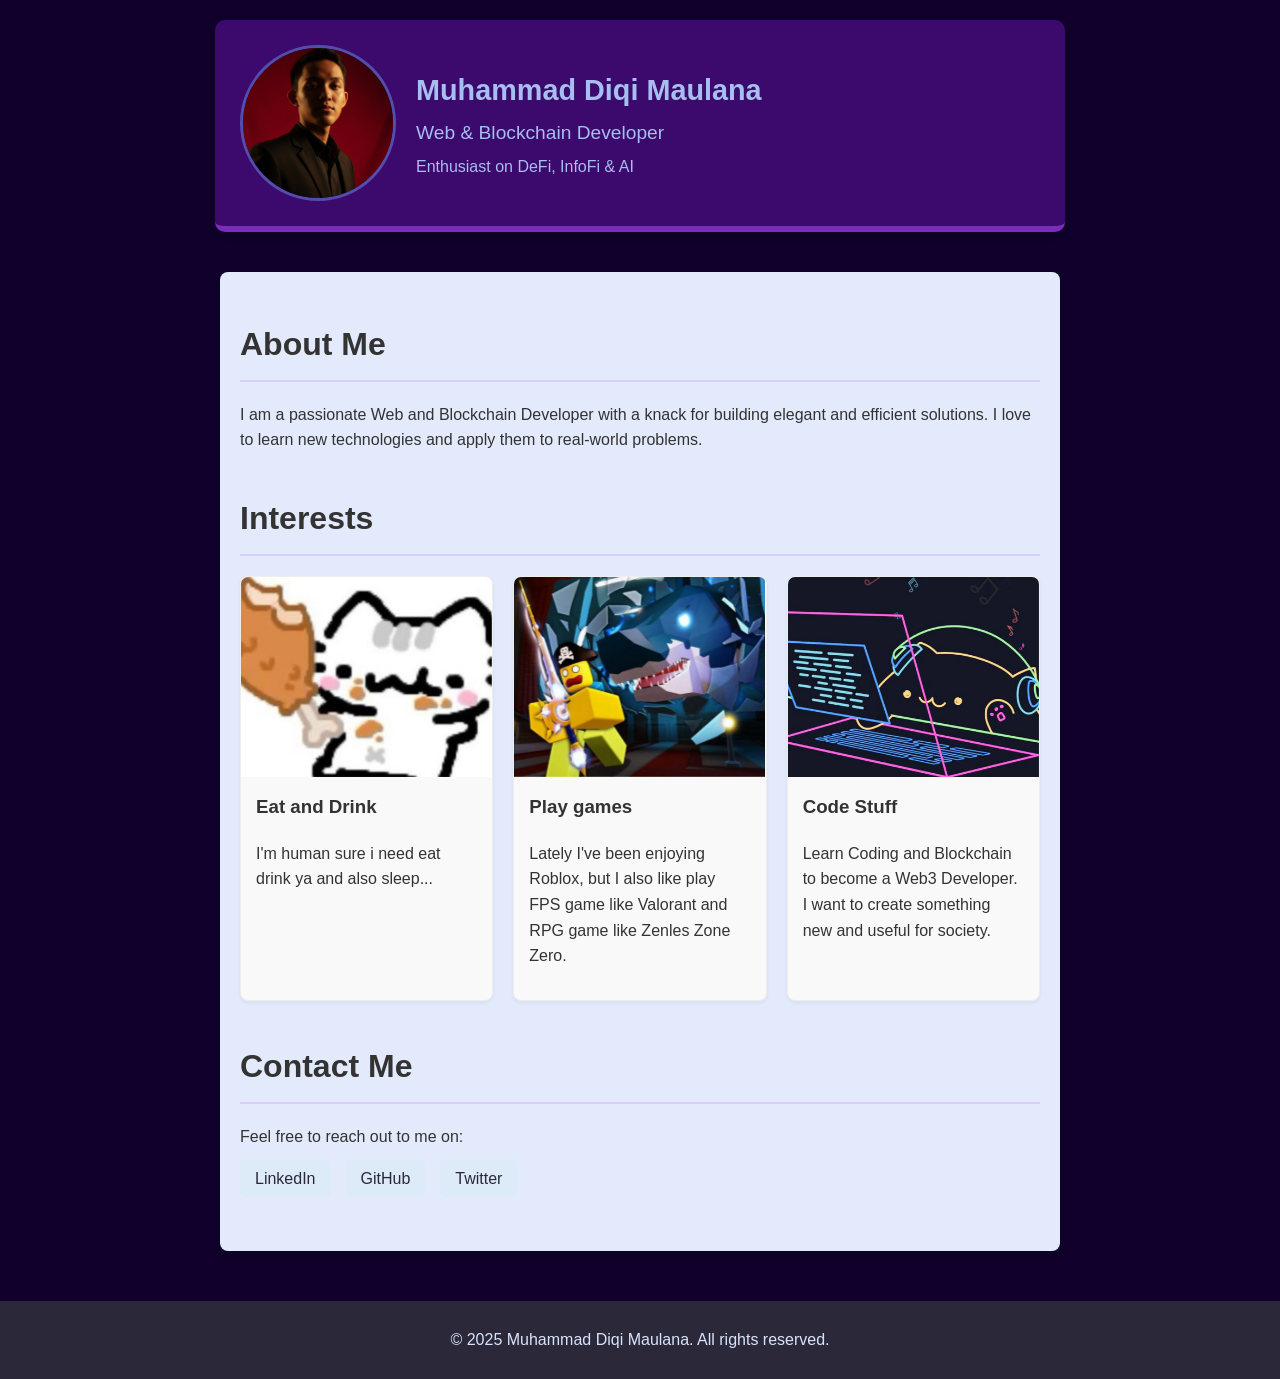
<file: index.html>
<!DOCTYPE html>
<html>

<head>
    <title>Diqi's - Bussines Card</title>
    <link rel="stylesheet" href="index.css">
</head>

<body>
    <header class="card">
        <img src="scr/PP-Formal.jpg" alt="Diqi's Formal Photo" class="avatar border-blue">
        <div> <!-- Misal nya -->
            <h3>Muhammad Diqi Maulana</h3>
            <p>Web & Blockchain Developer</p>
            <h4>Enthusiast on DeFi, InfoFi & AI </h4>
        </div>
    </header>

    <main>
        <section id="about">
            <h2>About Me</h2>
            <p>
                I am a passionate Web and Blockchain Developer with a knack for building elegant and efficient
                solutions. I love to learn new technologies and apply them to real-world problems.
            </p>
        </section>

        <section id="Interests">
            <h2>Interests</h2>
            <div class="Interest-container">
                <div class="interests">
                    <img src="scr/eating-cat-E.jpg" alt="Foto Food landscape">
                    <h3>Eat and Drink</h3>
                    <p>I'm human sure i need eat drink ya and also sleep...</p>
                </div>
                <div class="interests">
                    <img src="scr/fisch-e.jpg" alt="What games i play">
                    <h3>Play games</h3>
                    <p>Lately I've been enjoying Roblox, but I also 
                        like play FPS game like Valorant and RPG game like Zenles Zone Zero.
                    </p>
                </div>
                <div class="interests">
                    <img src="scr/cat-coding-E.jpg" alt="Code Stuff">
                    <h3>Code Stuff</h3>
                    <p>Learn Coding and Blockchain to become a Web3 Developer.
                        I want to create something new and useful for society.
                    </p>
                </div>
            </div>
        </section>

        <section id="contact">
            <h2>Contact Me</h2>
            <p>Feel free to reach out to me on:</p>
            <ul class="social-links">
                <li><a href="https://www.linkedin.com/in/muhammad-diqi-maulana-669a7a2b6/" target="_blank">LinkedIn</a></li>
                <li><a href="https://github.com/zDiqim7" target="_blank">GitHub</a></li>
                <li><a href="https://x.com/Kaedara7zC" target="_blank">Twitter</a></li>
            </ul>
        </section>
    </main>

    <footer>
        <p>&copy; 2025 Muhammad Diqi Maulana. All rights reserved.</p>
    </footer>
</body>

</html>
</file>
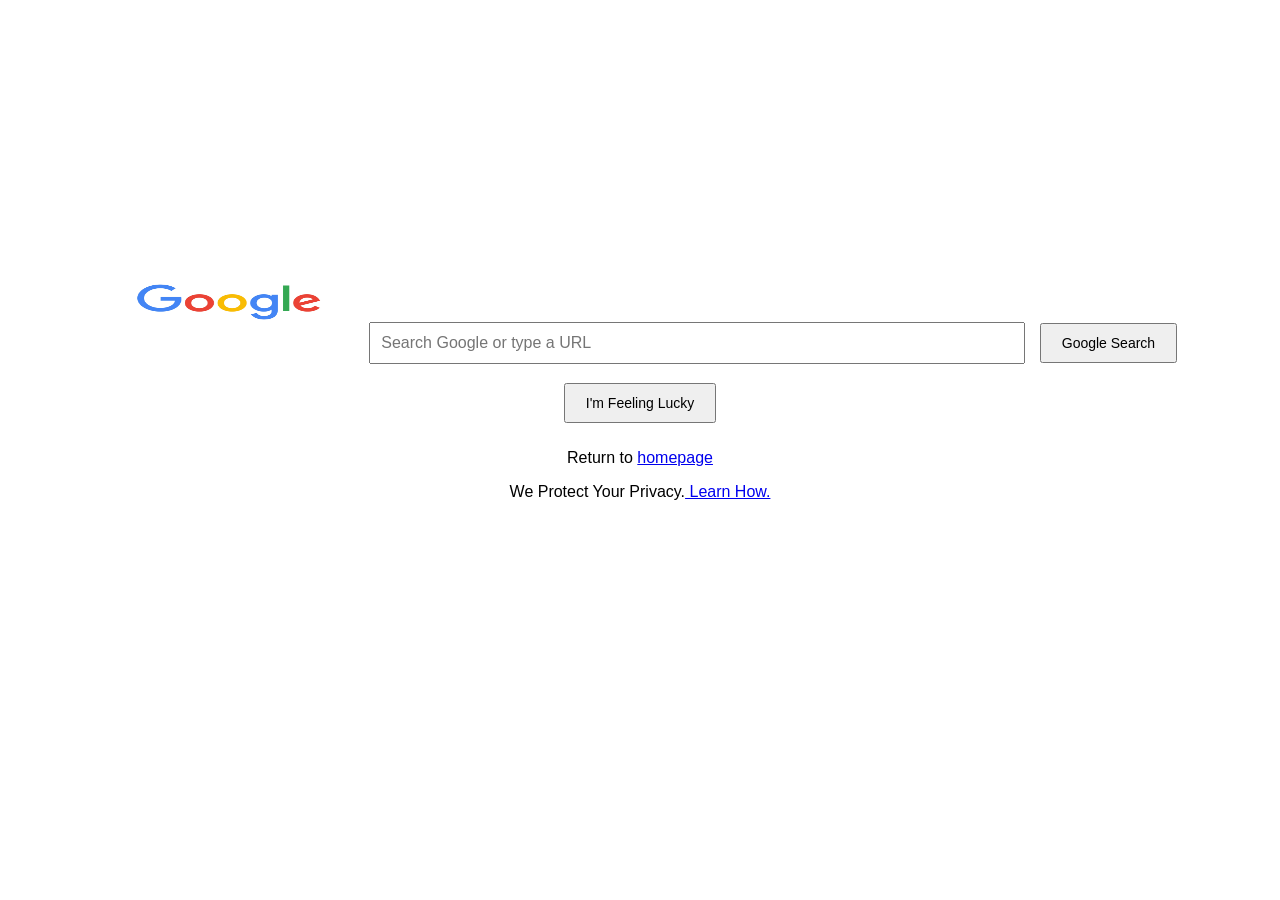
<file: Lets-Build-Google/index.html>
<!DOCTYPE html>
<html lang="en">
<head>
    <meta charset="UTF-8">
    <meta name="viewport" content="width=device-width, initial-scale=1.0">
    <title>Google.Com</title>
    <style>
        body {
            text-align: center;
            margin-top: 20%;
            font-family: Arial, sans-serif;
        }
        img {
            width: 272px;
            height: 92px;
        }
        input[type="text"] {
            width: 50%;
            padding: 10px;
            font-size: 16px;
            margin-top: 20px;
        }
        .google-search-button, .google-feeling-lucky-button {
            padding: 10px 20px;
            font-size: 14px;
            margin: 10px;
            cursor: pointer;
        }
    </style>
</head>
<body>
    <img src="google-img.png">
    <input type="text" placeholder="Search Google or type a URL">
    <button class="google-search-button">Google Search</button>
    <button class="google-feeling-lucky-button">I'm Feeling Lucky</button>
    <p>Return to <a href="work.html"> homepage</a></p>
    <p>We Protect Your Privacy.<a href="blog.html"> Learn How.</a></p>
</body>
</html>
</file>
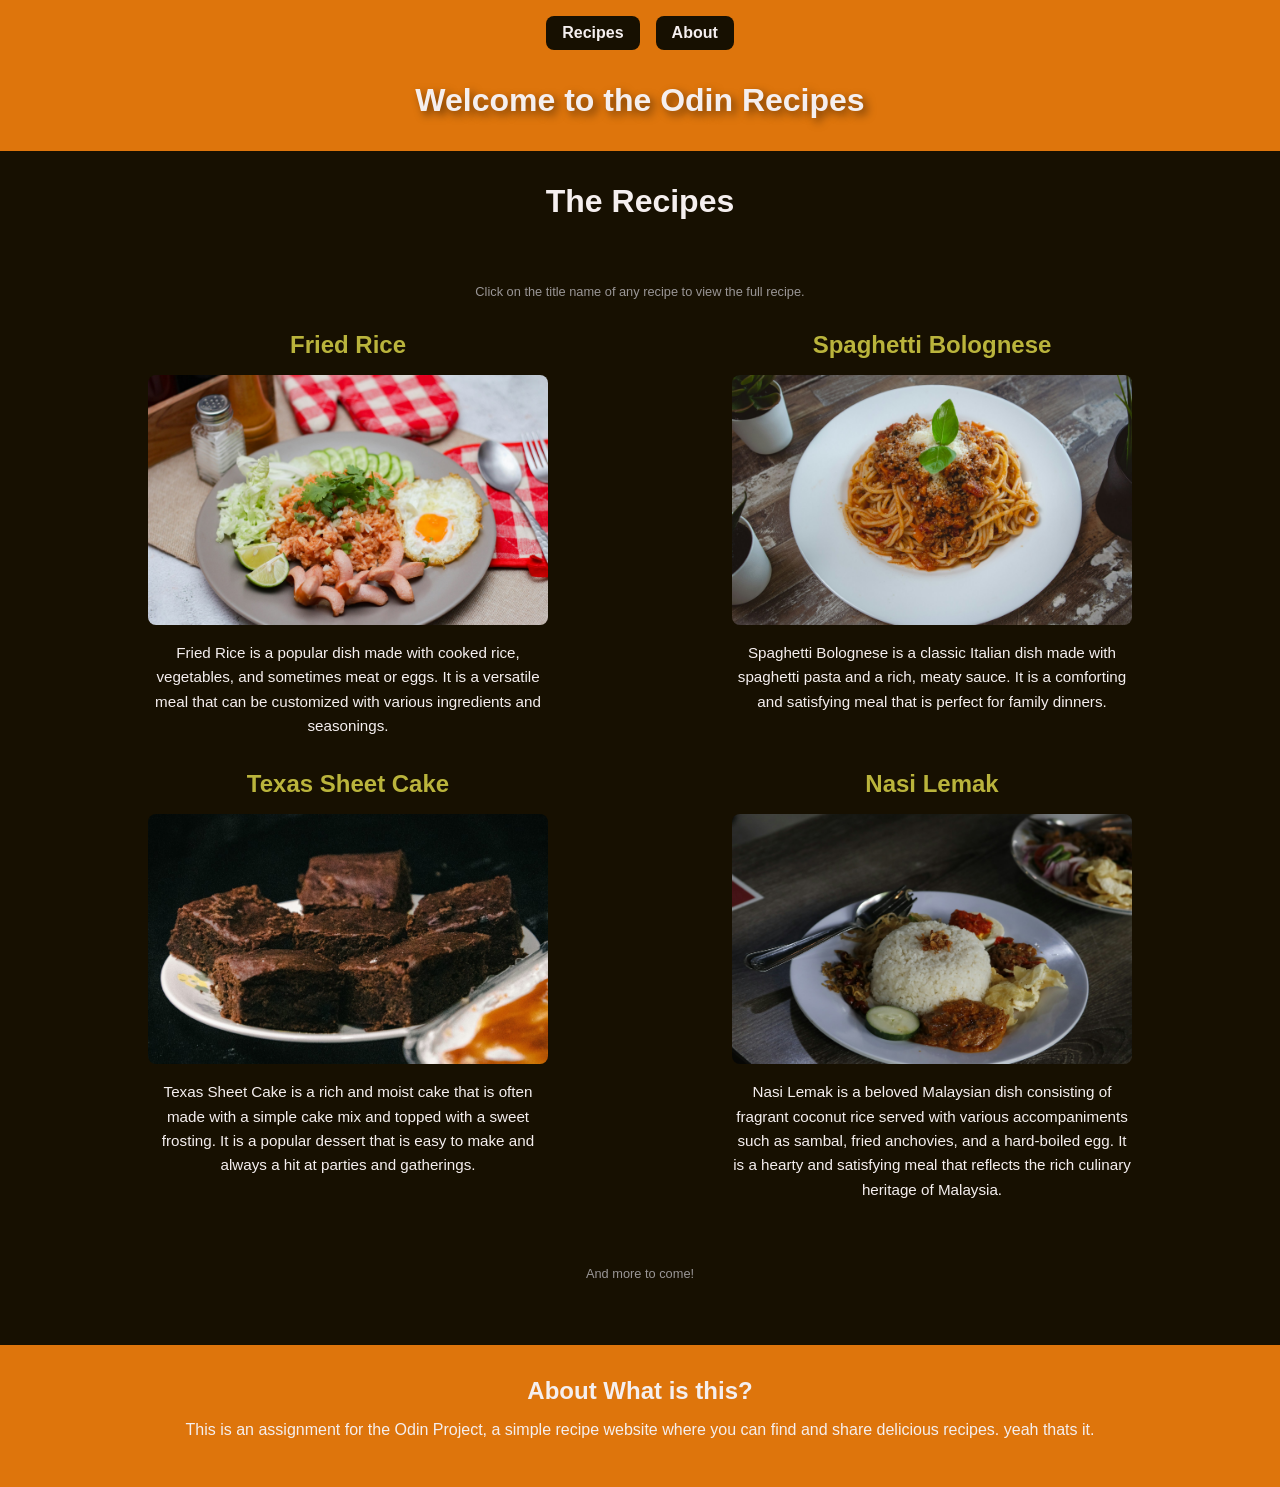
<file: odin-recipes/index.html>
<!DOCTYPE html>
<html lang="en">
<head>
  <meta charset="UTF-8">
  <meta name="viewport" content="width=device-width, initial-scale=1.0">
  <title>Odin Recipes</title>
  <link rel="stylesheet" href="style.css">
</head>
<body>
  <div class="nav" id="home">
    <div class="nav-links">
      <a href="#recipes">Recipes</a>
      <a href="#about">About</a>
    </div>
    <div class="nav-title">
      <h1>Welcome to the <span>Odin Recipes</span></h1>
    </div>
  </div>

  <div class="content" id="recipes">
    <h2>The Recipes</h2>
    <p class="tambahan">Click on the title name of any recipe to view the full recipe.</p>
    <div class="recipes-container">
      <div class="content-cards">
        <h3><a href="recipes/recipe-1.html">Fried Rice</a></h3>
        <img src="./img/r-1.jpg" alt="Fried Rice">
        <p>Fried Rice is a popular dish made with cooked rice, vegetables, and sometimes meat or eggs. It is a versatile meal that can be customized with various ingredients and seasonings.</p>
      </div>
      <div class="content-cards">
        <h3><a href="recipes/recipe-2.html">Spaghetti Bolognese</a></h3>
        <img src="./img/r-2.jpg" alt="Spaghetti Bolognese">
        <p>Spaghetti Bolognese is a classic Italian dish made with spaghetti pasta and a rich, meaty sauce. It is a comforting and satisfying meal that is perfect for family dinners.</p>
      </div>
      <div class="content-cards">
        <h3><a href="recipes/recipe-3.html">Texas Sheet Cake</a></h3>
        <img src="img/r-3.jpg" alt="Texas Sheet Cake">
        <p>Texas Sheet Cake is a rich and moist cake that is often made with a simple cake mix and topped with a sweet frosting. It is a popular dessert that is easy to make and always a hit at parties and gatherings.</p>
      </div>
      <div class="content-cards">
        <h3><a href="recipes/recipe-4.html">Nasi Lemak</a></h3>
        <img src="img/r-4.jpg" alt="Nasi Lemak">
        <p>Nasi Lemak is a beloved Malaysian dish consisting of fragrant coconut rice served with various accompaniments such as sambal, fried anchovies, and a hard-boiled egg. It is a hearty and satisfying meal that reflects the rich culinary heritage of Malaysia.</p>
      </div>
    </div>
    <p class="tambahan">And more to come!</p>
  </div>

  <div class="about" id="about">
    <h2>About What is this?</h2>
    <p>This is an assignment for the Odin Project, a simple recipe website where you can find and share delicious recipes.
      yeah thats it.</p>
  </div>
</body>
</html>
</file>
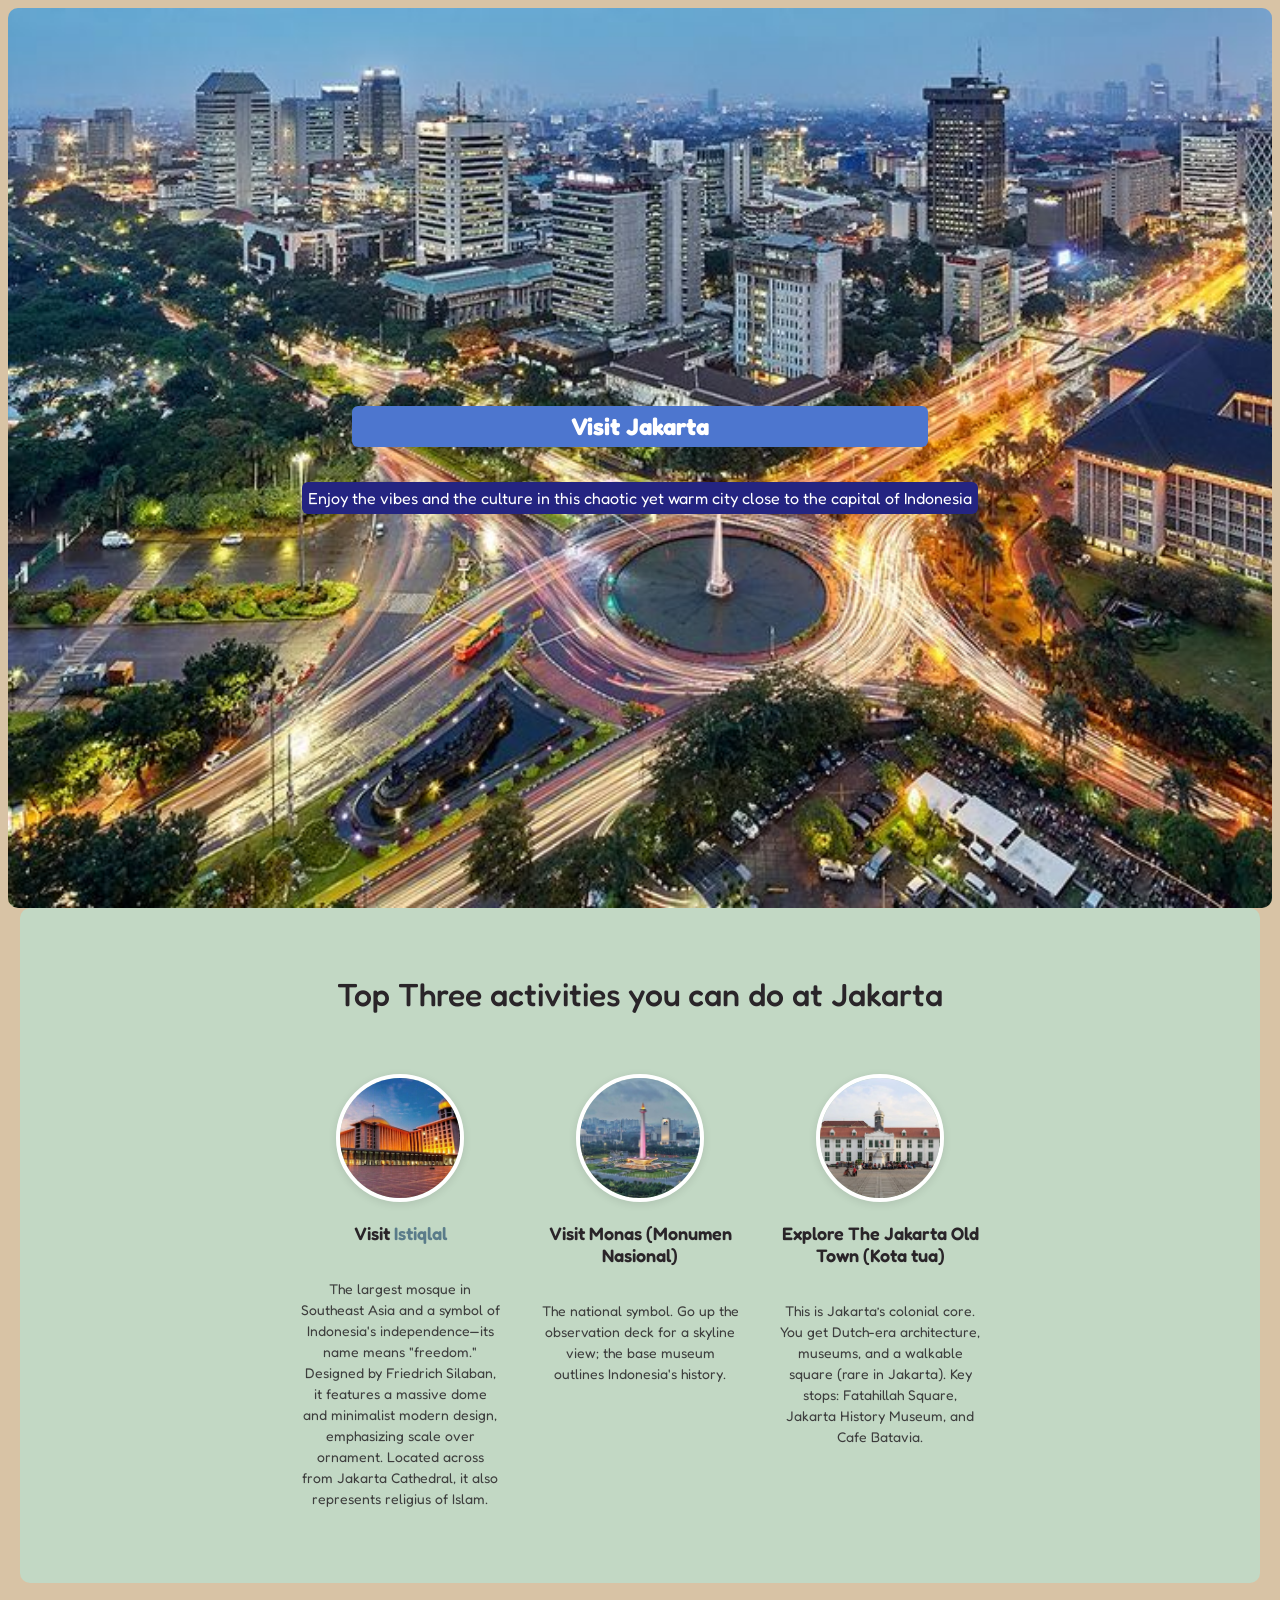
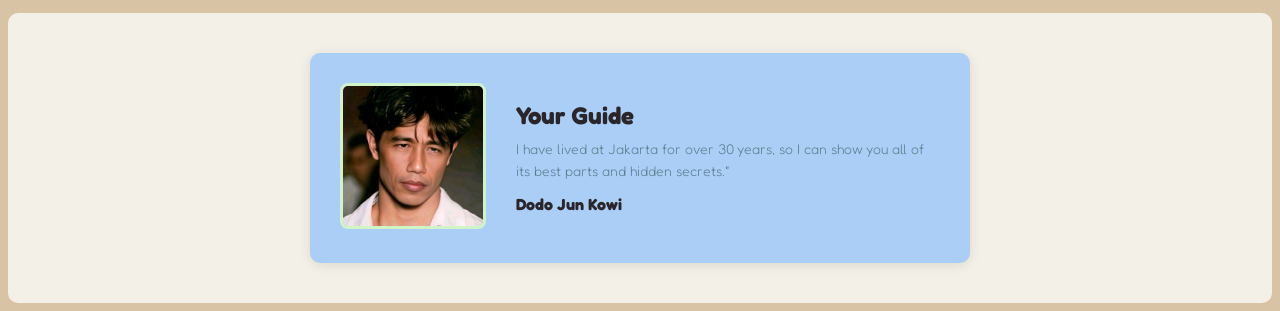
<file: hometown/hometown.html>
<!DOCTYPE html>
<html lang="en">
<head>
    <meta charset="UTF-8">
    <meta name="viewport" content="width=device-width, initial-scale=1.0">
    <link rel="preconnect" href="https://fonts.googleapis.com">
    <link rel="preconnect" href="https://fonts.gstatic.com" crossorigin>
    <link href="https://fonts.googleapis.com/css2?family=DynaPuff:wght@400..700&family=Fredoka:wght@300..700&family=Happy+Monkey&family=Pangolin&display=swap" rel="stylesheet">
    <title>Jakarta City</title>
    <link rel="stylesheet" href="index.css">
</head>
<body>
    <section class="hero" id="hero">
        <div class="hero-text">
            <h1>Visit Jakarta</h1>
            <p>Enjoy the vibes and the culture in this chaotic yet warm city close to the capital of Indonesia</p>
        </div>
    </section>

    <section class="main">
        <h1 id="title">Top Three activities you can do at Jakarta</h1>
        <div class="activities">
            <div class="activity" id="activity-1">
                <img src="images/istiqlal.jpg" alt="Masjid Istiqlal">
                <h4>Visit <a href="https://www.istiqlal.or.id/">Istiqlal</a></h4>
                <p>The largest mosque in Southeast Asia and a symbol of Indonesia's independence—its name means "freedom." Designed by Friedrich Silaban, it features a massive dome and minimalist modern design, emphasizing scale over ornament. Located across from Jakarta Cathedral, it also represents religius of Islam.</p>
            </div>
            <div class="activity" id="activity-2">
                <img src="images/monas.jpg" alt="Monas">
                <h4>Visit Monas (Monumen Nasional)</h4>
                <p>The national symbol. Go up the observation deck for a skyline view; the base museum outlines Indonesia's history.</p>
            </div>
            <div class="activity" id="activity-3">
                <img src="images/kota-tua.jpg" alt="Old Town">
                <h4>Explore The Jakarta Old Town (Kota tua)</h4>
                <p>This is Jakarta’s colonial core. You get Dutch-era architecture, museums, and a walkable square (rare in Jakarta). Key stops: Fatahillah Square, Jakarta History Museum, and Cafe Batavia.</p>
            </div>
        </div>
    </section>

    <section class="footer">
        <div class="box">
            <div class="guide-pp">
                <img src="images/pria-solo.jpg" alt="RATAPAN SOLO">
            </div>
            <div id="semua-text">
               <h2 id="text1">Your Guide</h2>
               <p id="text2" style="font-weight: lighter;">I have lived at Jakarta for over 30 years, so I can show you all of its best parts and hidden secrets."</p>
               <p id="text3" style="font-weight: bold;">Dodo Jun Kowi</p>
            </div>
        </div> 
    </section>

    <footer></footer>
</body>
</html>

<!--  figcaption-->
</file>
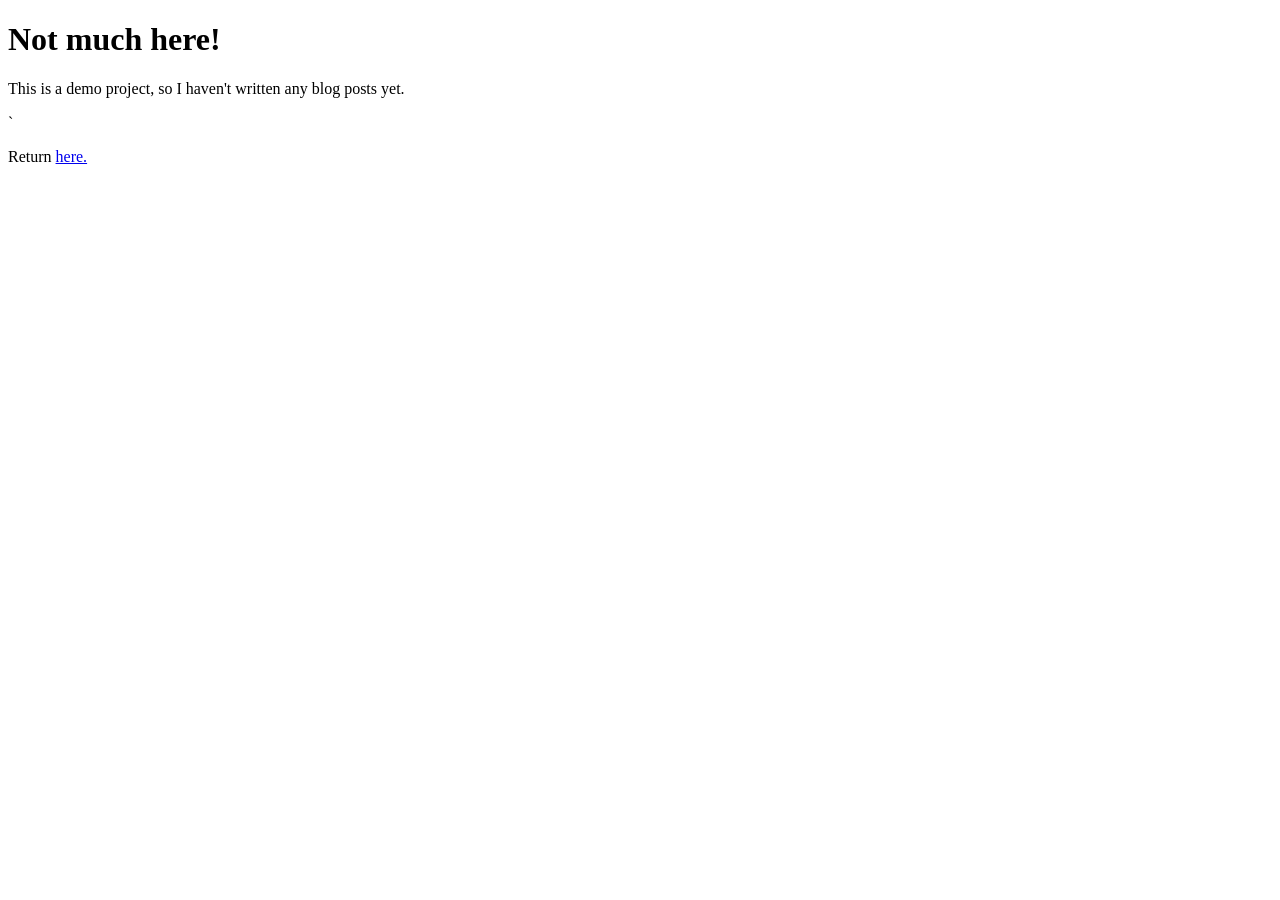
<file: Lets-Build-Google/blog.html>
<!DOCTYPE html>
<html>
<head></head>
 <body>
   <h1>Not much here!</h1>
   <p>This is a demo project, so I haven't written any blog posts yet.</p>`
   <p>Return <a href="index.html"> here.</a></p>
 </body>
</html>
</file>
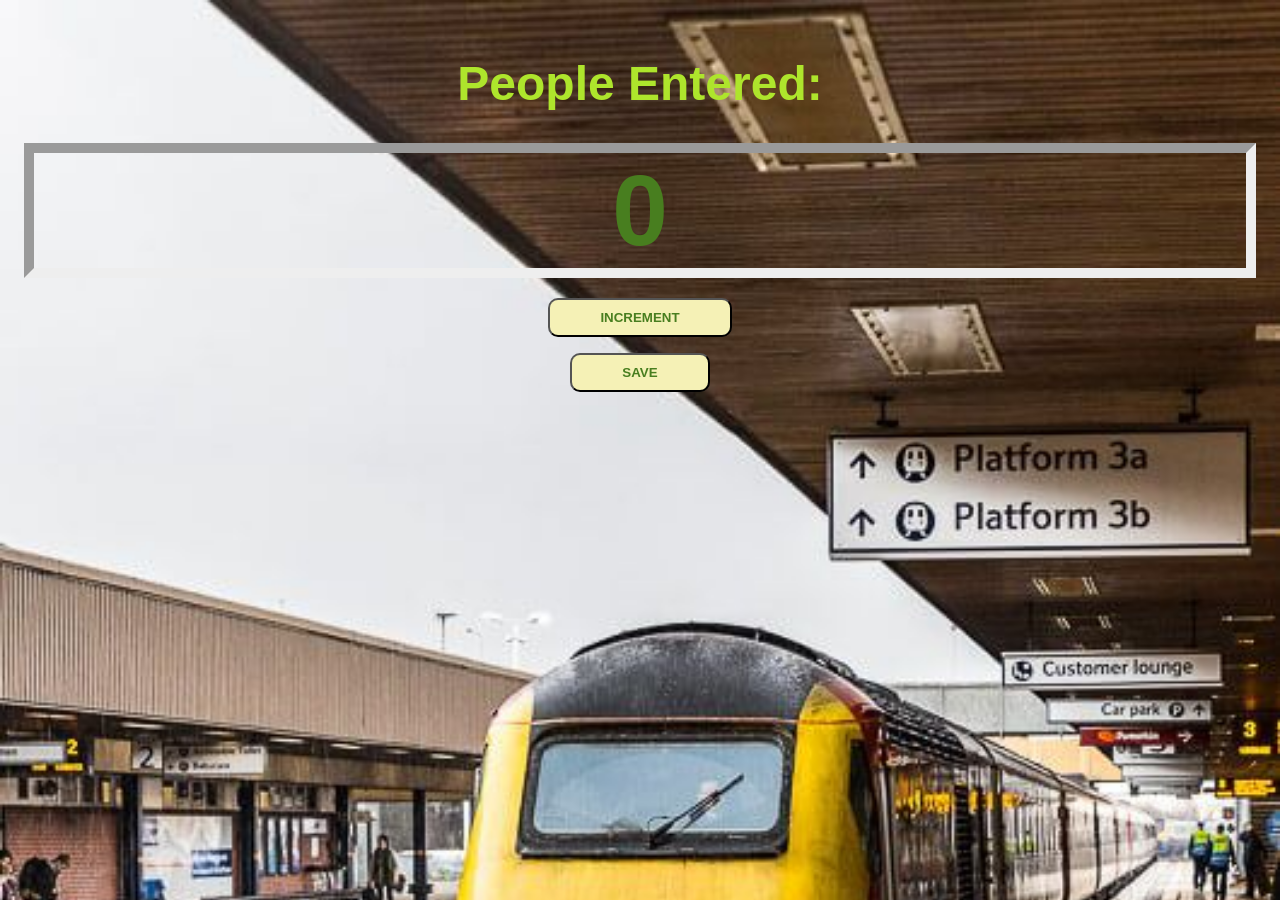
<file: passenger-counter/enter-page.html>
<!DOCTYPE html>
<html lang="en">
<head>
    <meta charset="UTF-8">
    <meta name="viewport" content="width=device-width, initial-scale=1.0">
    <title>Passenger Counter</title>
    <link rel="stylesheet" href="enter-page.css">

</html>
<body>
    <div class="wrapper">
        <h1>People Entered:</h1>
        <h2 id="count-el">0</h2>
        <button id="increment-btn" onclick="increment()">INCREMENT</btn>
        <button id="save-btn" onclick="save()">SAVE</button>    
        <script src="index.js"></script>
    </div>
</body>
</html>
</file>
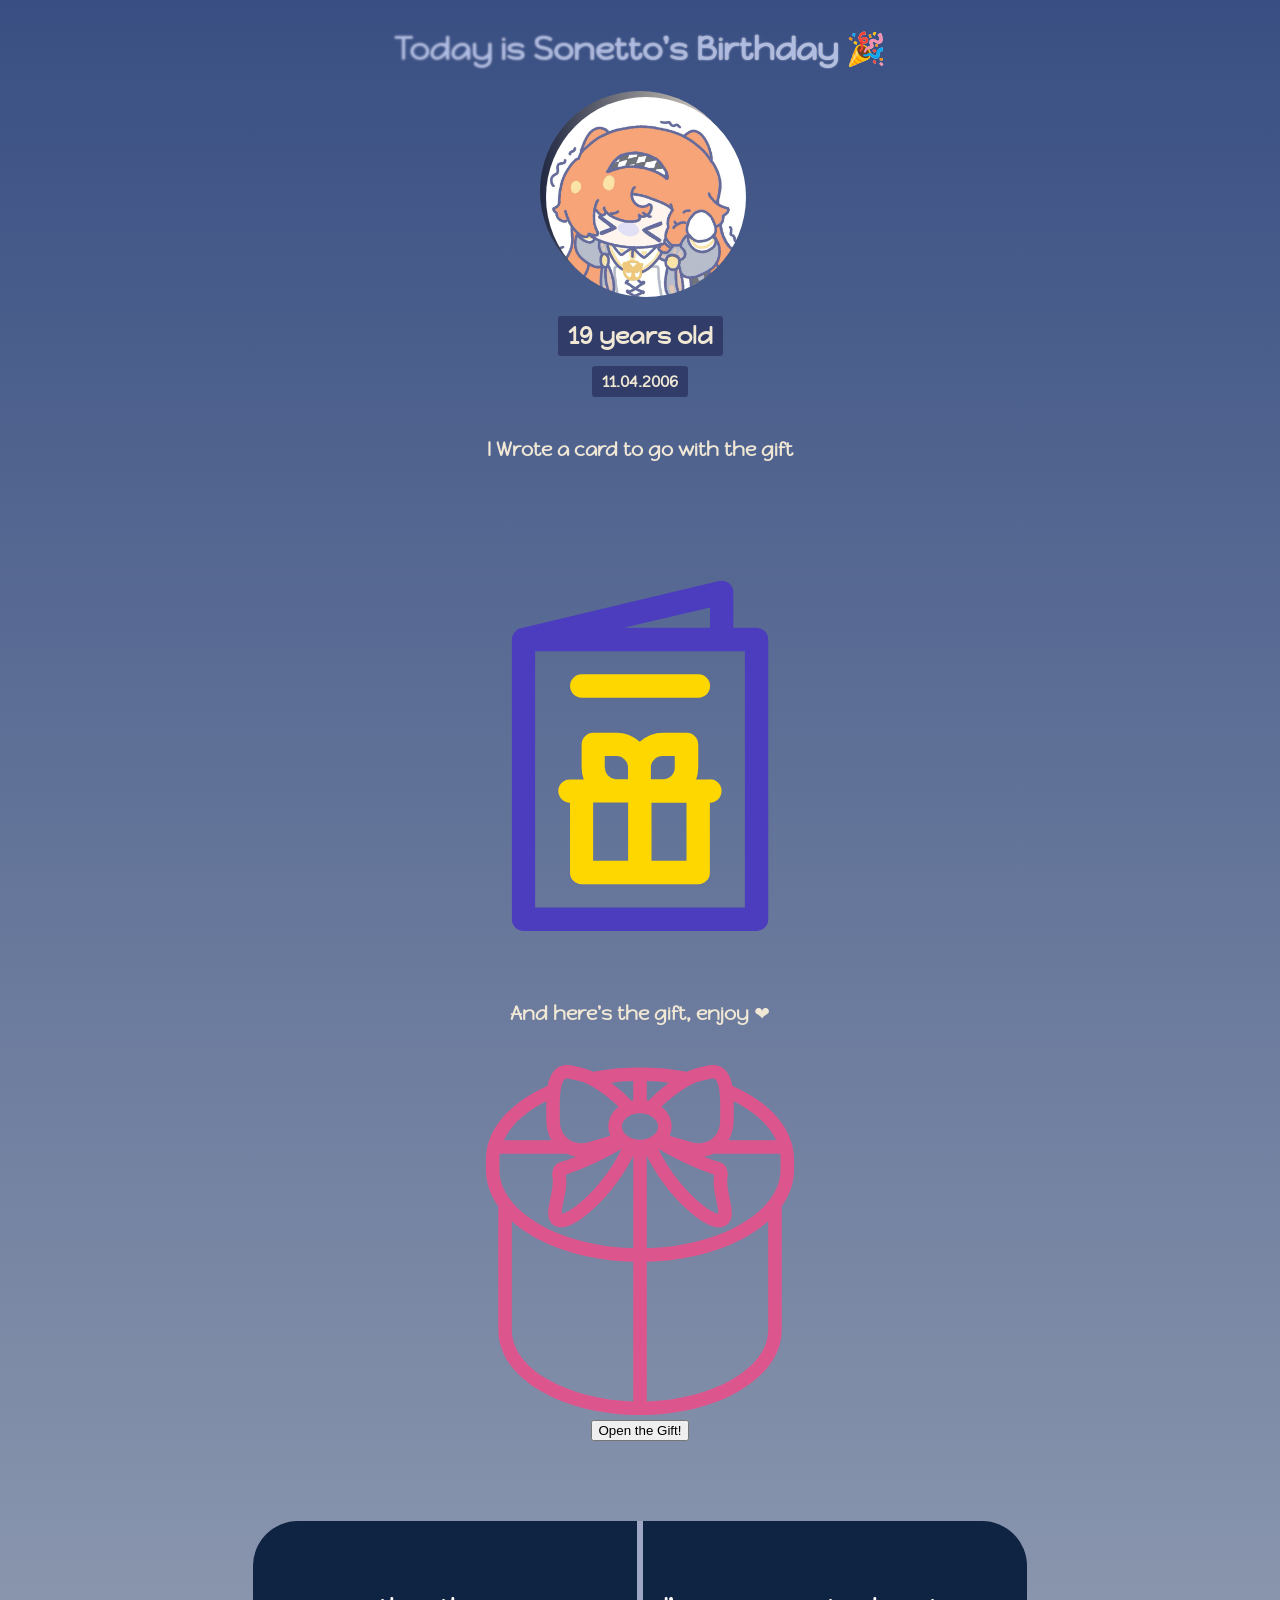
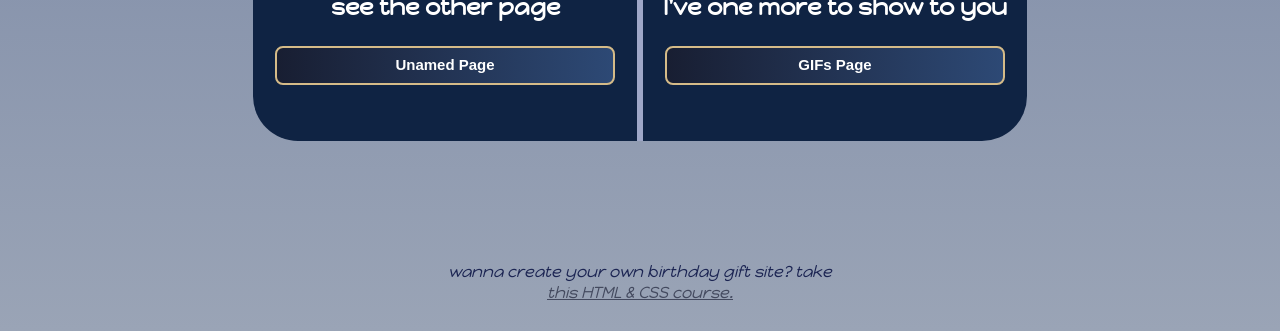
<file: space-exploration/birthday.html>
<!DOCTYPE html>
<html lang="en">

<head>
   <meta charset="UTF-8">
   <title>Birthday Gift Site</title>
   <link rel="preconnect" href="https://fonts.googleapis.com">
   <link rel="preconnect" href="https://fonts.gstatic.com" crossorigin>
   <link href="https://fonts.googleapis.com/css2?family=Happy+Monkey&display=swap" rel="stylesheet">
   <link rel="stylesheet" href="css/bthdy.css">
   <script src="https://code.jquery.com/jquery-3.7.1.min.js" defer></script>
   <script src="script.js" defer></script>
</head>

<body>
   <div id="header">
      <h1 class="gradient"> Today is Sonetto's Birthday <span class="emoji">🎉</span></h1>
      <div class="gradient-border">
         <img src="src/sonetto.jpg" class="sonetto-pp" alt="Sonetto Birthday Picture">
      </div>
      <h2 id="bday-age"> 19 years old </h2>
      <h4 id="bday-date"> 11.04.2006 </h4>
   </div>

   <h3> I Wrote a card to go with the gift </h3>

   <div class="card-wrapper" id="card-wrapper">
      <svg id="card-svg-element" class="card-svg" viewBox="0 0 32 32" aria-hidden="true"
         xmlns="http://www.w3.org/2000/svg">
         <path class="card-body"
            d="M25.33,5.74H23.47V2.94A.93.93,0,0,0,22.32,2L6.46,5.77l-.07,0-.17.08L6.07,6a1.15,1.15,0,0,0-.22.28,1.11,1.11,0,0,0-.1.35s0,0,0,.08V29.06a.93.93,0,0,0,.93.93H25.33a.93.93,0,0,0,.93-.93V6.67A.93.93,0,0,0,25.33,5.74Zm-3.73,0H14.71L21.6,4.12Zm2.79,22.38H7.61V7.61H24.39Z" />
         <path class="card-ribbon"
            d="M21.59,17.87h-1.1a2.76,2.76,0,0,0,.17-.93V15.07a.93.93,0,0,0-.93-.93H17.85a2.78,2.78,0,0,0-1.87.73,2.78,2.78,0,0,0-1.87-.73H12.26a.93.93,0,0,0-.93.93v1.87a2.76,2.76,0,0,0,.17.93h-1.1a.93.93,0,0,0,0,1.87h0v5.59a.93.93,0,0,0,.93.93h9.33a.93.93,0,0,0,.93-.93V19.73h0a.93.93,0,1,0,0-1.87ZM17.85,16h.93v.93a.93.93,0,0,1-.91.93h-1v-.93A.93.93,0,0,1,17.85,16Zm-4.67.93V16h.93a.93.93,0,0,1,.93.93v.93h-1A.93.93,0,0,1,13.19,16.94Zm-.93,2.79h2.8v4.66h-2.8Zm7.47,4.66h-2.8V19.74h2.8Z" />
         <path class="card-line" d="M11.34,11.33h9.33a.93.93,0,0,0,0-1.87H11.34a.93.93,0,1,0,0,1.87Z" />
      </svg>
   </div>
   <!-- Celebration Overlay -->
   <div id="celebration-overlay" class="hidden">
      <div class="celebration-content">
         <h2>Happy Birthday Sonetto!</h2>
         <p>Wishing you a day filled with love, joy, and unforgettable moments.</p>
         <p>May this year bring you endless happiness and success. Enjoy your special day to the fullest!</p>
         <p class="click-hint"> >< </p>
      </div>
   </div>

   <h3>And here's the gift, enjoy ❤️</h3>

   <div class="gift-wrapper">
      <svg class="#cd5678" fill="#dc568d" height="350px" width="350px" version="1.1" id="Capa_1"
         xmlns="http://www.w3.org/2000/svg" xmlns:xlink="http://www.w3.org/1999/xlink" viewBox="0 0 388.424 388.424"
         xml:space="preserve">
         <path
            d="M313.564,31.508c-5.368-3.108-11.036-5.974-16.953-8.604c-1.491-7.865-4.276-14.58-9.437-18.76
            c-3.282-2.658-9.001-5.424-17.672-3.497l-11.419,2.611c-3.575,0.811-7.542,2.308-11.702,4.304
            c-16.647-3.141-34.199-4.781-52.17-4.781c-17.97,0-35.521,1.64-52.167,4.781c-4.157-1.995-8.121-3.49-11.692-4.3l-11.476-2.624
            c-8.624-1.916-14.346,0.848-17.628,3.507c-5.161,4.18-7.946,10.895-9.437,18.76c-5.917,2.63-11.585,5.496-16.953,8.604
            c-33.289,19.271-51.623,45.34-51.623,73.405v11.359c0,14.239,4.728,27.962,13.726,40.547v137.417
            c0,25.943,16.906,50.018,47.604,67.788c29.408,17.023,68.348,26.399,109.646,26.399s80.238-9.376,109.646-26.399
            c30.697-17.771,47.604-41.845,47.604-67.788V156.819c8.998-12.584,13.726-26.307,13.726-40.547v-11.359
            C365.187,76.848,346.853,50.778,313.564,31.508z M306.049,44.489c19.197,11.112,32.565,24.492,39.243,38.924h-52.865
            c3.757-6.329,5.753-13.858,5.753-22.094v-0.794c0-2.008,0.021-4.116,0.041-6.286c0.044-4.584,0.087-9.314-0.026-13.986
            C300.882,41.608,303.506,43.017,306.049,44.489z M279.006,150.898c0.957,4.536,2.34,11.098,2.139,14.09
            c-0.049-0.004-0.1-0.007-0.152-0.012c-4.697-0.388-18.842-8.406-36.797-28.274c-12.636-13.981-22.835-29.189-29.367-43.539
            c0.5,0.301,1.009,0.604,1.522,0.909c4.74,2.819,11.103,6.263,17.914,9.695c7.708,3.885,26.598,13.061,42.354,17.948
            C274.819,131.041,277.04,141.573,279.006,150.898z M111.805,121.716c15.758-4.888,34.646-14.063,42.354-17.948
            c6.812-3.433,13.174-6.876,17.914-9.695c0.514-0.306,1.022-0.608,1.522-0.909c-6.532,14.35-16.731,29.558-29.367,43.539
            c-17.955,19.868-32.1,27.887-36.806,28.275c-0.05,0.004-0.098,0.008-0.144,0.011c-0.201-2.992,1.182-9.554,2.139-14.09
            C111.384,141.573,113.604,131.041,111.805,121.716z M174.097,68.196c0-7.955,9.212-14.676,20.115-14.676s20.115,6.721,20.115,14.676
            s-9.212,14.676-20.115,14.676S174.097,76.151,174.097,68.196z M272.803,15.28c3.364-0.749,4.502,0.173,4.931,0.521
            c5.81,4.705,5.608,25.732,5.488,38.295c-0.021,2.22-0.042,4.376-0.042,6.43v0.794c0,8.64-3.188,15.941-8.978,20.559
            c-5.709,4.553-13.394,6.048-21.666,4.219l-25.418-7.547c1.426-3.226,2.209-6.713,2.209-10.354c0-8.606-4.361-16.364-11.309-21.79
            c12.318-12.209,31.435-25.808,43.396-28.522L272.803,15.28z M226.558,19.686c-8.482,6.182-16.561,13.281-22.749,19.971
            c-0.691-0.166-1.39-0.317-2.097-0.448V17.883C210.14,18.107,218.438,18.72,226.558,19.686z M186.712,17.883v21.326
            c-0.708,0.131-1.406,0.281-2.097,0.448c-6.188-6.69-14.266-13.789-22.748-19.971C169.987,18.72,178.285,18.107,186.712,17.883z
            M110.69,15.801c0.429-0.347,1.566-1.269,4.887-0.53l11.443,2.617c11.953,2.712,31.067,16.31,43.385,28.519
            c-6.948,5.426-11.309,13.184-11.309,21.79c0,3.644,0.785,7.135,2.213,10.362l-25.422,7.538c-8.271,1.828-15.957,0.335-21.666-4.219
            c-5.789-4.617-8.978-11.919-8.978-20.559v-0.794c0-2.054-0.021-4.21-0.042-6.43C105.082,41.533,104.881,20.506,110.69,15.801z
            M82.375,44.489c2.543-1.472,5.166-2.881,7.854-4.236c-0.114,4.671-0.07,9.402-0.026,13.986c0.021,2.17,0.041,4.278,0.041,6.286
            v0.794c0,8.235,1.996,15.765,5.753,22.094H43.132C49.81,68.981,63.178,55.601,82.375,44.489z M186.712,373.311
            c-35.869-1.045-69.234-9.567-94.632-24.268c-25.87-14.977-40.118-34.44-40.118-54.807V173.318
            c6.582,5.857,14.227,11.341,22.897,16.36c30.215,17.491,69.691,27.557,111.853,28.627V373.311z M82.375,176.696
            c-28.464-16.477-44.139-37.936-44.139-60.424v-11.359c0-2.178,0.151-4.345,0.442-6.5h74.069c3.33,1.511,6.872,2.549,10.575,3.064
            c-6.598,2.746-12.991,5.109-18.471,6.656c-6.947,1.962-8.842,11.582-7.868,15.975c1.41,6.365-0.53,15.572-2.243,23.696
            c-2.408,11.425-4.489,21.293,1.191,27.727c1.855,2.103,5.212,4.473,10.898,4.473c0.587,0,1.197-0.024,1.834-0.078
            c13.321-1.099,32.854-17.854,46.693-33.166c13.302-14.719,24.148-30.849,31.354-46.315v102.858
            C147.174,202.251,110.364,192.899,82.375,176.696z M336.462,294.236c0,20.366-14.248,39.83-40.118,54.807
            c-25.398,14.702-58.763,23.224-94.632,24.268V218.304c42.161-1.07,81.637-11.136,111.853-28.627
            c8.67-5.019,16.316-10.503,22.897-16.36V294.236z M350.187,116.272c0,22.488-15.675,43.947-44.139,60.424
            c-27.989,16.202-64.799,25.554-104.337,26.606V100.445c7.206,15.466,18.052,31.596,31.354,46.315
            c13.839,15.313,33.372,32.067,46.685,33.165c0.638,0.054,1.25,0.079,1.838,0.079c5.691,0,9.048-2.37,10.903-4.473
            c5.681-6.434,3.6-16.302,1.191-27.727c-1.713-8.124-3.653-17.331-2.243-23.696c0.974-4.393-0.921-14.013-7.869-15.975
            c-5.479-1.547-11.873-3.911-18.47-6.656c3.703-0.516,7.245-1.554,10.575-3.064h74.069c0.291,2.155,0.442,4.322,0.442,6.5V116.272z" />
      </svg>
   </div>
    <input id="gift-button" type="button" value="Open the Gift!" />

   <section class="end-section">
       <div class="left">
         <h2> see the other page </h2>
         <input id="page-button" type="button" value="Unamed Page" onclick="location.href='tshadow.html'"/>
       </div>

       <div class="divider"></div>

       <div class="right">
         <h2>I've one more to show to you</h2>
         <input id="gifs-button" type="button" value="GIFs Page" onclick="location.href='GIF.html'"/>
       </div>
   </section>

      <p id="footer">wanna create your own birthday gift site? take
         <a href="https://youtu.be/LzMnsfqjzkA?si=Crv3XnJlTOMzZ0Yp" target="_blank">this HTML & CSS course.</a> 
      </p>
   
</body>
</html>
</file>
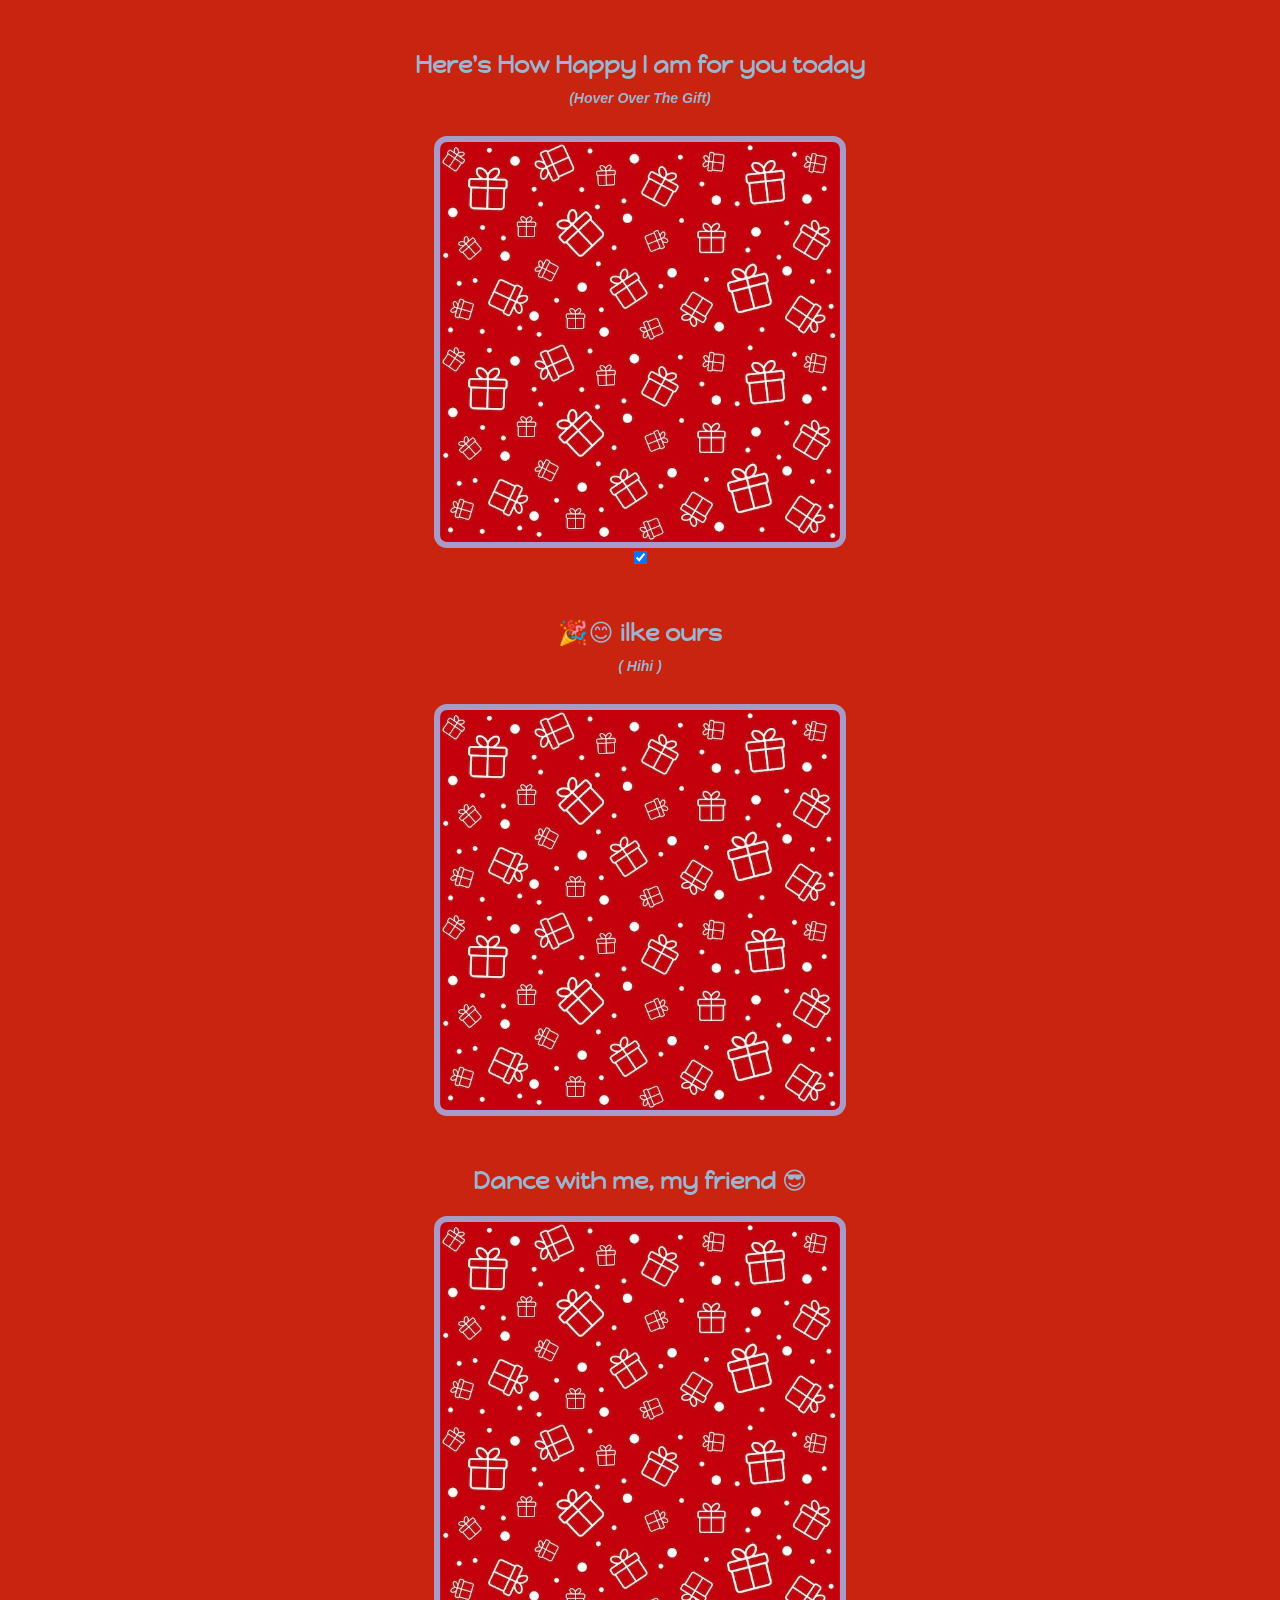
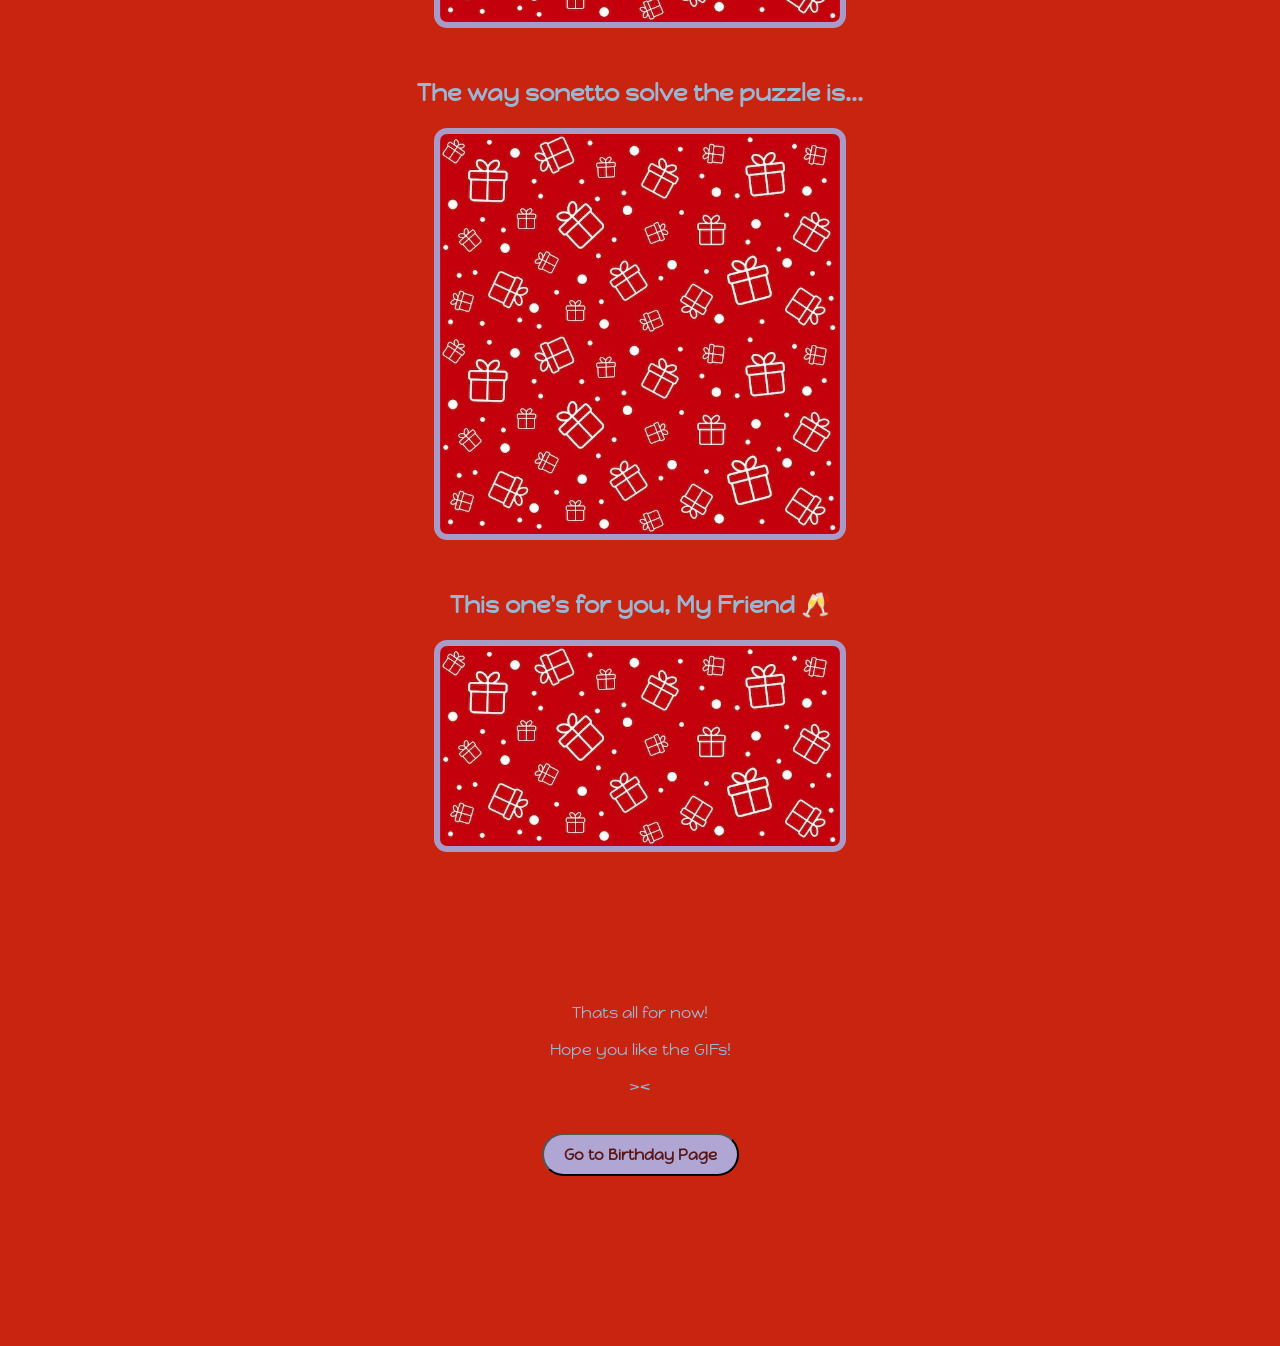
<file: space-exploration/GIF.html>
<!DOCTYPE html>
<html lang="en">
   <head>
      <meta charset="UTF-8">
      <title>GIFs Page</title>
      <link rel="preconnect" href="https://fonts.googleapis.com">
      <link rel="preconnect" href="https://fonts.gstatic.com" crossorigin>
      <link href="https://fonts.googleapis.com/css2?family=DynaPuff:wght@400..700&family=Happy+Monkey&family=Pangolin&display=swap" rel="stylesheet">
      <link rel="stylesheet" href="css/global.css">
   </head>

   <body>
      <div class="gifs-section">
         <h2 class="gifs-title happy-monkey-regular"> Here's How Happy I am for you today </h2>
         <h3 class="gifs-hint"> (Hover Over The Gift) </h3>
        <div class="gifs-img" id="gifs-img-hppy" ></div>
        <input type="checkbox" checked />
      </div>
      <div class="gifs-section2">
         <h2 class="gifs-title happy-monkey-regular"> 🎉😊 ilke ours </h2>
         <h3 class="gifs-hint"> ( Hihi ) </h3>
        <div class="gifs-img" id="gifs-img-react" ></div>
      </div>
      <div class="gifs-section3">
         <h2 class="gifs-title happy-monkey-regular"> Dance with me, my friend 😎 </h2>
        <div class="gifs-img" id="gifs-img-dnc-with-me" ></div>
      </div>
       <div class="gifs-section4">
         <h2 class="gifs-title happy-monkey-regular"> The way sonetto solve the puzzle is... </h2>
        <div class="gifs-img" id="gifs-img-genius" ></div>
      </div>
      <div class="gifs-section5">
         <h2 class="gifs-title happy-monkey-regular"> This one's for you, My Friend 🥂 </h2>
        <div class="gifs-img" id="gifs-img-cheers" ></div>
      </div>
      <div class="end">
         <p> Thats all for now! </p>
         <p> Hope you like the GIFs! </p>
         <p> >< </p>
         <input id="back-button" type="button" value="Go to Birthday Page" onclick="location.href='birthday.html'"/>
      </div>
   </body>
</html>
</file>
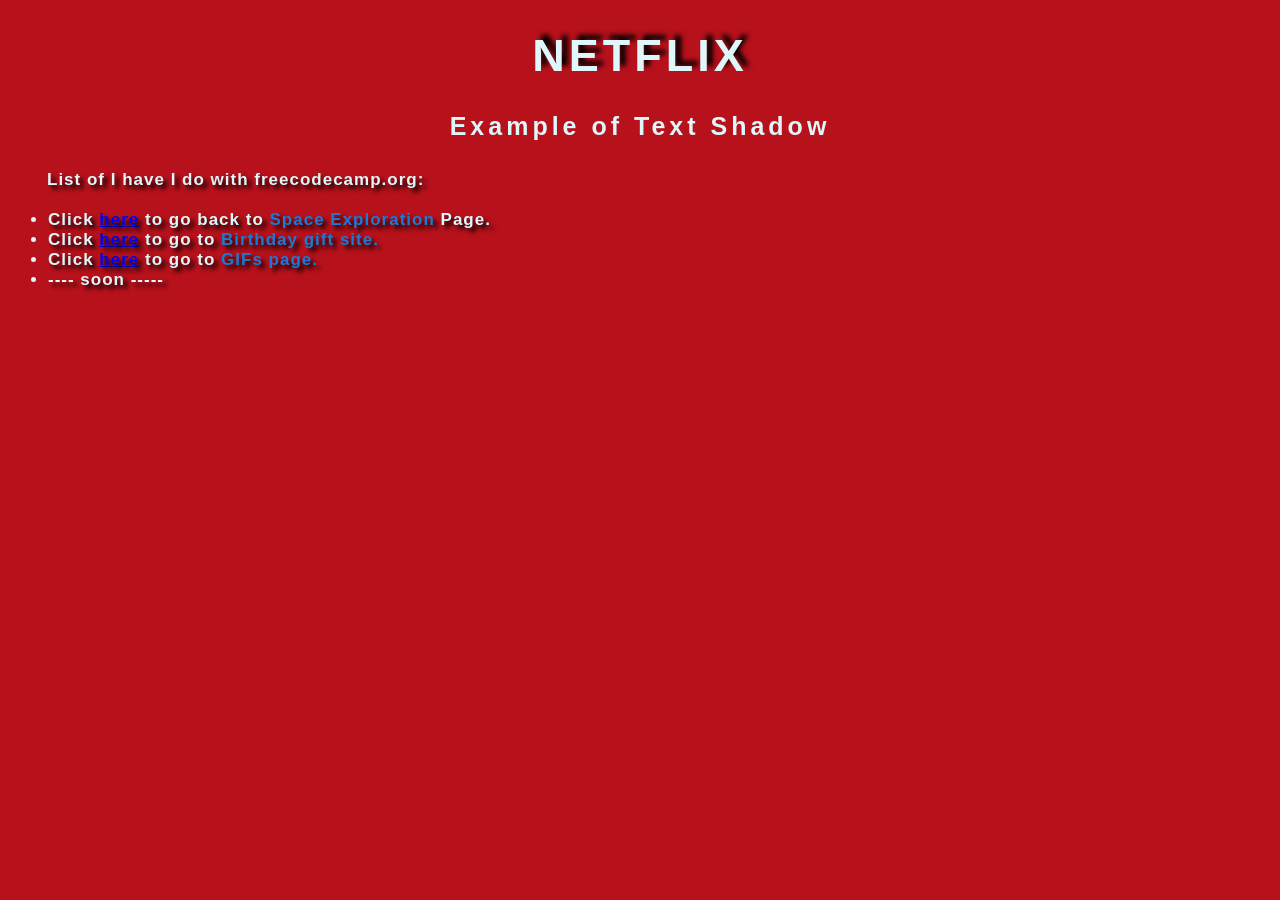
<file: space-exploration/tshadow.html>
<!DOCTYPE html>
    <head>
        <title>Text Shadow</title>
    <link rel="stylesheet" href="css/tshadow.css">
    </head>

    <body>
        <div class="name">
          <h1> NETFLIX </h1>
          <h3> Example of Text Shadow </h3>
        </div>
        <div id="description">
            <p>List of I have I do with freecodecamp.org:</p>
            <ul>
              <li> Click <a href="index.html">here</a> to go back to <span class="underline">Space Exploration</span> Page.</li>
              <li> Click <a href="birthday.html">here</a> to go to <span class="underline">Birthday gift site.</span></li>
              <li> Click <a href="GIF.html">here</a> to go to <span class="underline">GIFs page.</span></li>
              <li> ---- soon ----- </li>
            </ul>
        </div>
    </body>
</html>

  <!-- inline style isnt recommended
        <div style="text-align: center;">
            <h1 style="text-shadow: 3px 3px 5px red;"> NETFLIX </h1>
        </div>
    -->

    <!-- Added style for text shadow
          <style>
              h1 {
                  text-shadow: 2px 2px 4px #000000;
              }
           </style>
           Ignore it, this just an example. howewer this isnt correct implementation.
        -->
</file>
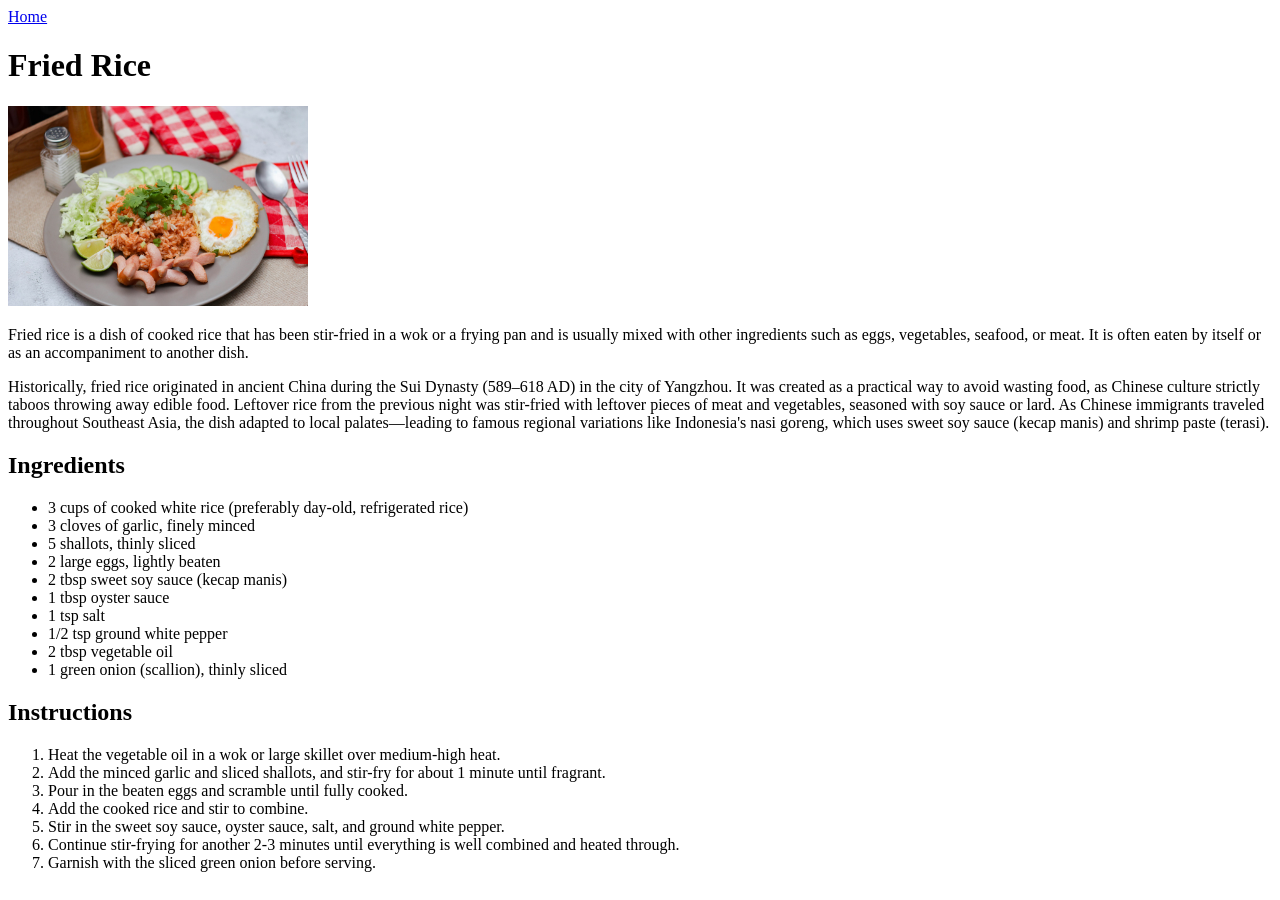
<file: odin-recipes/recipes/recipe-1.html>
<!DOCTYPE html>
<html lang="en">
<head>
  <meta charset="UTF-8">
  <meta name="viewport" content="width=device-width, initial-scale=1.0">
  <title>Fried Rice</title>
</head>
<body>
  <a href="../index.html">Home</a>
  <h1>Fried Rice</h1>
  <img src="../img/r-1.jpg" alt="Fried Rice" width="300">
  <p>Fried rice is a dish of cooked rice that has been stir-fried in a wok or a frying pan and is usually mixed with other ingredients such as eggs, vegetables, seafood, or meat. It is often eaten by itself or as an accompaniment to another dish.</p>
  <p>Historically, fried rice originated in ancient China during the Sui Dynasty (589–618 AD) in the city of Yangzhou. It was created as a practical way to avoid wasting food, as Chinese culture strictly taboos throwing away edible food. Leftover rice from the previous night was stir-fried with leftover pieces of meat and vegetables, seasoned with soy sauce or lard. As Chinese immigrants traveled throughout Southeast Asia, the dish adapted to local palates—leading to famous regional variations like Indonesia's nasi goreng, which uses sweet soy sauce (kecap manis) and shrimp paste (terasi).</p>
  
  <h2>Ingredients</h2>
  <ul>
    <li>3 cups of cooked white rice (preferably day-old, refrigerated rice)</li>
    <li>3 cloves of garlic, finely minced</li>
    <li>5 shallots, thinly sliced</li>
    <li>2 large eggs, lightly beaten</li>
    <li>2 tbsp sweet soy sauce (kecap manis)</li>
    <li>1 tbsp oyster sauce</li>
    <li>1 tsp salt</li>
    <li>1/2 tsp ground white pepper</li>
    <li>2 tbsp vegetable oil</li>
    <li>1 green onion (scallion), thinly sliced</li>
  </ul> <!-- ingredients -->
  <h2>Instructions</h2>
  <ol>
    <li>Heat the vegetable oil in a wok or large skillet over medium-high heat.</li>
    <li>Add the minced garlic and sliced shallots, and stir-fry for about 1 minute until fragrant.</li>
    <li>Pour in the beaten eggs and scramble until fully cooked.</li>
    <li>Add the cooked rice and stir to combine.</li>
    <li>Stir in the sweet soy sauce, oyster sauce, salt, and ground white pepper.</li>
    <li>Continue stir-frying for another 2-3 minutes until everything is well combined and heated through.</li>
    <li>Garnish with the sliced green onion before serving.</li>
  </ol> <!-- instructions/steps -->
  
</body>
</html>
</file>
<file: index.css>
/* General Body Styles */
body {
    margin: 0;
    font-family: 'Segoe UI', Tahoma, Geneva, Verdana, sans-serif;
    background-color: #10002b;
    color: #333;
    line-height: 1.6;
}

/* Header & Card */
.card {
    width: 90%;
    max-width: 800px;
    margin: 20px auto;
    padding: 25px;
    display: flex;
    align-items: center;
    gap: 20px;
    background-color: #3c096c;
    color: #a7bef0;
    border-bottom: 6px solid #7b2cbf;
    border-radius: 10px;
    box-shadow: 0 4px 8px rgba(0,0,0,0.1);
}

.avatar {
    width: 150px;
    border-radius: 50%;
}

.border-blue {
    border: 3px solid #524eac;
}

.card h3 {
    margin: 0;
    font-size: 1.8em;
}

.card p {
    margin: 5px 0 0;
    font-size: 1.2em;
}

.card h4 {
    margin: 5px 0 0;
    font-size: 1em;
    font-weight: normal;
    font-family: Arial, Helvetica, sans-serif;
}

/* Main Content & Sections */
main {
    width: 90%;
    max-width: 800px;
    margin: 40px auto;
    padding: 20px;
    background: #e2eafc;
    border-radius: 8px;
    box-shadow: 0 4px 8px rgba(0,0,0,0.05);
}

section {
    margin-bottom: 40px;
}

h2 {
    font-size: 2em;
    border-bottom: 2px solid #d8cefe;
    padding-bottom: 10px;
    margin-bottom: 20px;
}

/* Projects > Interests Section */
.Interest-container {
    display: grid;
    grid-template-columns: repeat(auto-fit, minmax(250px, 1fr));
    gap: 20px;
}



.interests {
    background: #f9f9f9;
    border: 1px solid #eee;
    border-radius: 8px;
    overflow: hidden;
    box-shadow: 0 2px 4px rgba(0,0,0,0.05);
    transition: transform 0.3s, box-shadow 0.3s;
}

.interests:hover {
    transform: translateY(-5px);
    box-shadow: 0 8px 16px rgba(0,0,0,0.1);
}

.interests img {
    width: 100%;
    display: block;
    height: 200px;
    object-fit: cover;
    transition: transform 0.4s ease, filter 0.4s ease;
    will-change: transform;
}

.interests:hover img {
    transform: scale(1.04) rotate(-0.5deg);
}

.interests h3,
.interests p {
    padding: 0 15px;
}

.interests h3 {
    margin-top: 15px;
}

.interests {
    padding-bottom: 15px;
}

/* subtle floating animation for visual polish */
@keyframes floatY {
    0% { transform: translateY(0); }
    50% { transform: translateY(-6px); }
    100% { transform: translateY(0); }
}

/* apply a very slow, subtle float to images (non-intrusive)
   and keep hover interaction primary for action feedback */
.interests img {
    animation: floatY 6s ease-in-out infinite;
}


/* Contact Section */
.social-links {
    list-style: none;
    padding: 0;
    display: flex;
    gap: 15px;
}

.social-links a {
    text-decoration: none;
    color: #2b2839;
    background: #ddebf8;
    padding: 10px 15px;
    border-radius: 5px;
    transition: background-color 0.3s;
}

.social-links a:hover {
    background-color: #d8cefe;
}

/* Footer */
footer {
    text-align: center;
    padding: 10px;
    margin-top: 50px;
    background-color: #2b2839;
    color: #d7e3fc;
}
</file>
<file: odin-recipes/style.css>
:root {
  --primary: #bab43c;
  --secondary: #de750c;
  --bg: #171001;
  --text-color: #f5efef;
}
* {
  margin: 0;
  padding: 0;
  box-sizing: border-box;
  outline: none;
  border: none;
  text-decoration: none;
}
html {
  scroll-behavior: smooth;
}
body {
  font-family: Arial, sans-serif;
  background-color: var(--bg);
  color: var(--text-color);
  margin: 0;
  padding: 0;
}

.nav {
  background-color: var(--secondary);
  padding: 1rem;
}
.nav .nav-links {
  display: flex;
  text-align: center;
  justify-content: center;
  gap: 1rem;
}
.nav .nav-links a {
  color: var(--text-color);
  background-color: var(--bg);
  padding: 0.5rem 1rem;
  border-radius: 0.5rem;
  text-decoration: none;
  font-weight: bold;
}
.nav .nav-title {
  text-align: center;
  margin-top: 1rem;
  padding: 1rem;
  font-weight: bold;
  text-shadow: 4px 4px 8px rgba(0, 0, 0, 0.5);
}

.content h2 {
  font-size: 2rem;
  margin-bottom: 2rem;
  text-align: center;
}
.content {
  padding: 2rem;
  max-width: 1200px;
  margin: 0 auto;
}
.recipes-container {
  display: grid;
  gap: 2rem;
  grid-template-columns: 1fr;
}

.content-cards {
  display: flex;
  flex-direction: column;
  align-items: center;
  text-align: center;
  border-radius: 0.5rem;
  overflow: hidden;
  transition: transform 0.3s ease;
}

.content-cards:hover {
  transform: translateY(-5px);
}

.content-cards h3 {
  margin-bottom: 1rem;
  font-size: 1.5rem;
}

.content-cards h3 a {
  color: var(--primary);
  text-decoration: none;
  transition: color 0.3s ease;
}

.content-cards h3 a:hover {
  color: var(--secondary);
}

.content-cards img {
  width: 100%;
  max-width: 400px;
  height: 250px;
  object-fit: cover;
  border-radius: 0.5rem;
  margin-bottom: 1rem;
}

.content-cards p {
  font-size: 0.95rem;
  line-height: 1.6;
  color: var(--text-color);
  max-width: 400px;
}

.about {
  background-color: var(--secondary);
  padding: 2rem;
  text-align: center;
  color: var(--text-color);
  padding: 2rem;
}
.about p {
  padding: 1rem;
}
.tambahan {
  text-align: center;
  margin-top: 4rem;
  margin-bottom: 2rem;
  font-size: 0.8rem;
  font-weight: 100;
  color: #9a9696;
}

/* Tablet: 2 columns */
@media (min-width: 768px) {
  .recipes-container {
    grid-template-columns: 1fr 1fr;
  }
}

/* Desktop: 2 columns */
@media (min-width: 1024px) {
  .recipes-container {
    grid-template-columns: 1fr 1fr;
  }
}
</file>
<file: hometown/index.css>
/* * {} */
                          /* guide > #F3F0E7  | main/center #c2d8c4 */
.dynapuff {
  font-family: "DynaPuff", system-ui;
  font-optical-sizing: auto;
  font-weight: 400;
  font-style: normal;
  font-variation-settings:
    "wdth" 100;
}
.fredoka {
  font-family: "Fredoka", sans-serif;
  font-optical-sizing: auto;
  font-weight: 400;
  font-style: normal;
  font-variation-settings:
    "wdth" 100;
}    
body {
    margin: 0 auto;
    padding: 8px;
    border-radius: 5px;
    background-color: #D8C3A5; 
    font-family: "Fredoka", system-ui, -apple-system, 'Segoe UI', Roboto, 'Helvetica Neue', Arial;
}

/* Hero */
.hero {
  background-image: url(images/bundaran.jpg);
  background-size: cover;
  height: 100vh;
  margin: 0;
  position: relative;
  overflow: hidden;
  display: flex;
  justify-content: center;
  align-items: center;
  border-radius: 10px;
  border-color: 2px solid cyan;
}
.hero-text {
  margin: 120px;
  min-height: 480px;
  display: flex;
  text-align: center;
  justify-content: center;
  flex-direction: column;
  position: relative;
  text-shadow: darkblue;
}
.hero-text h1 {
  color: #fff;
  padding: 6px 8px 6px 8px;
  background-color: rgb(77, 118, 207);
  border-radius: 6px;
  margin-left: 50px;
  margin-right: 50px;
}
.hero-text p{
  color: white;
  background-color: rgb(36, 36, 129);
  padding: 6px 6px 6px 6px;
  border-radius: 6px;
}

/* Main - Group img */
.main {
  background-color: #c2d8c4;
  padding: 40px 20px;
  margin: 0 auto;
  max-width: 1200px;
  border-radius: 10px;
}
.main h1 {
  text-align: center;
  font-weight: 500;
  font-size: 32px;
  color: #2A2529;
  margin-bottom: 40px;
  padding: 0 20px;
}
.activities {
  display: flex;
  gap: 40px;
  padding: 20px;
  text-align: center;
  align-items: flex-start;
  justify-content: center;
  flex-wrap: wrap;
}
.activity {
  display: flex;
  flex-direction: column;
  align-items: center;
  gap: 12px;
  flex: 0 1 200px;
}
.main img {
  border-radius: 50%;
  width: 120px;
  height: 120px;
  overflow: hidden;
  object-fit: cover;
  border: 4px solid #fff;
  box-shadow: 0 2px 8px rgba(0,0,0,0.1);
}
.activity h4 {
  color: #2A2529;
  font-size: 18px;
  margin: 8px 0;
  font-weight: 600;
}
.activity h4 a {
  color: #5a7c8a;
  text-decoration: none;
}
.activity h4 a:hover {
  text-decoration: underline;
}
.activity p {
  color: #3d3d3d;
  font-size: 14px;
  line-height: 1.5;
}

/* Footer */
.footer {
  background-color: #F3F0E7;
  padding: 40px 20px;
  margin-top: 30px;
  border-radius: 10px;
  display: flex;
  justify-content: center;
  align-items: center;
}
.box {
  display: flex;
  align-items: center;
  gap: 30px;
  max-width: 600px;
  background: rgb(170, 206, 246);
  padding: 30px;
  border-radius: 10px;
  box-shadow: 0 2px 12px rgba(0,0,0,0.1);
}

.guide-pp {
  flex-shrink: 0;
}

.guide-pp img {
  width: 140px;
  height: 140px;
  border-radius: 8px;
  object-fit: cover;
  border: 3px solid hsl(109, 66%, 87%);
}

.box h2 {
  color: #2A2529;
  font-size: 24px;
  margin: 0 0 8px 0;
}
#text2 {
  color: #5a7c8a;
  font-size: 14px;
  line-height: 1.6;
  margin: 0 0 12px 0;
}
#text3 {
  color: #2A2529;
  font-size: 16px;
  margin: 0;
}
</file>
<file: passenger-counter/enter-page.css>
body {
    background-image: url('img/train-station.jpg');
    background-size: cover;
    background-repeat: no-repeat;
    object-fit: cover;
}


.wrapper {
    display: block;
    margin: 0 auto;
    align-items: center;
    text-align: center;
    justify-content: center;
    padding: 1rem;
    overflow: hidden;
    flex-wrap: wrap;
    gap: 1rem;
    flex: 1;
}

#increment-btn, #save-btn {
    display: block;
    margin: 1rem auto 0 auto;
    align-items: center;
    text-align: center;
    justify-content: center;
    border-radius: 10px;
    padding-left: 50px;
    padding-right: 50px;
    padding-top: 10px;
    padding-bottom: 10px;
    font-weight: bold;
    color: #487e1f;
    background-color: rgb(245, 241, 182);
    cursor: pointer;
}
#increment-btn:hover {
    background-color: yellow;
}
#save-btn:hover {
    background-color: yellow;
}

h1 {
    color: #aee52c;
    font-family: 'Helvetica', sans-serif;
    font-size: 48px;
    text-align: center;
}
h2 {
    color: #487e1f;
    font-family: 'Arial', sans-serif;
    font-size: 100px;
    text-align: center;
    margin-bottom: 20px;
    margin-top: 20px;
    border-style: inset;
    border-width: 10px;
}
</file>
<file: space-exploration/css/bthdy.css>
body {
  font-family: "Happy Monkey", system-ui;
  color: #F0E7D5;
  background-color: #181e32;
  background: linear-gradient(#394f83, rgb(154, 164, 182));
  text-align: center;
  display: flex;
  flex-direction: column;
  align-items: center;
  min-height: 1500px;
}

#header {
  display: flex;
  flex-direction: column;
  align-items: center;
}

/** idk is it still neded 
.happy-monkey-regular {
  font-family: "Happy Monkey", system-ui;
  font-weight: 400;
  font-style: normal;
}
**/
.gradient {
  background: linear-gradient(90deg, #212842, #F0E7D5);

  background-clip: text;
  /*standard */
  -webkit-background-clip: text;
  /* safari */
  color: transparent;
  -webkit-text-fill-color: transparent;
}

.emoji {
  -webkit-text-fill-color: initial;
  background: none;
  color: initial;
}

.sonetto-pp {
  border-radius: 50%;
  width: 200px;
  height: 200px;
  object-fit: cover;
  border: none;
  /* moved border to wrapper for gradient */
}

.gradient-border {
  display: inline-block;
  border-radius: 50%;
  padding: 6px;
  /* thickness of the gradient "border" */
  background: linear-gradient(90deg, #212842, #F0E7D5);
  /* keeps the gradient visible as a rounded ring around the image */
  display: block;
  width: 200px;
  height: 200px;
  object-fit: cover;
}

/** lebih baik make target css langsung di banding 
    buat class underline di <span> html nya, cara seperti
    ini lebih effective dan rapi **/
h1 {
  text-shadow: 0px 0px 2px rgb(174, 188, 230);
}

h3 {
  margin: auto;
  padding: 40px;
}

#bday-age {
  background: #313d68;
  padding: 5px 10px;
  border-radius: 3px;
  margin: 25px 0px 10px 0px;
  /* atas kanan bawah kiri
                                  1px  1px   1px   1px, for shorthand tecnique */
}

#bday-date {
  margin: 0;
  background: #313D68;
  padding: 5px 10px;
  border-radius: 3px;
}

.card-svg {
  margin-top: 55px;
  width: 500px;
  height: 400px;
}

.card-body {
  fill: #4c3cbe;
}

.card-ribbon,
.card-line {
  fill: gold;
}
.card-svg:hover .card-body {
  fill: #7066e5;
}
.card-svg:hover .card-ribbon,
.card-svg:hover .card-line {
  fill: orange;
}
.card-svg {
  transition: transform 0.3s ease;
}
.card-svg:hover {
  transform: scale(1.1);
}
.gift-svg {
  margin-top: 55px;
  background: linear-gradient(90deg, #4ab8d0, #4c30be);
}

/* Interactive card/gift styles */
#card-wrapper {
  display: inline-block;
  cursor: pointer;
  perspective: 1000px;
}
#card-svg-element {
  transition: transform 0.6s cubic-bezier(0.25, 0.8, 0.25, 1);
  transform-origin: center bottom;
}

#card-wrapper:hover #card-svg-element {
  transform: scale(1.1);
}

/* Full Page Celebration Overlay */
#celebration-overlay {
  position: fixed;
  inset: 0;
  /* Full screen */
  background: rgba(24, 30, 50, 0.85);
  /* Semi-transparent dark background */
  backdrop-filter: blur(8px);
  /* Glassmorphism effect */
  display: flex;
  justify-content: center;
  align-items: center;
  z-index: 9999;
  opacity: 0;
  pointer-events: none;
  transition: opacity 0.4s ease;
}

#celebration-overlay.visible {
  opacity: 1;
  pointer-events: auto;
}

.celebration-content {
  background: linear-gradient(135deg, #ffffff, #f0e7d5);
  color: #313d68;
  padding: 2rem 3rem;
  border-radius: 20px;
  max-width: 90%;
  width: 600px;
  text-align: center;
  box-shadow: 0 10px 40px rgba(0, 0, 0, 0.5);
  transform: scale(0.8);
  transition: transform 0.4s cubic-bezier(0.175, 0.885, 0.32, 1.275);
  border: 2px solid rgba(255, 255, 255, 0.5);
}

#celebration-overlay.visible .celebration-content {
  transform: scale(1);
}

.celebration-content h2 {
  font-size: 2.5rem;
  margin-bottom: 1rem;
  color: #4c3cbe;
  text-shadow: none;
  /* Removed text effects as requested */
}

.celebration-content p {
  font-size: 1.2rem;
  line-height: 1.6;
  margin-bottom: 1rem;
  color: #313d68;
}

.click-hint {
  font-size: 0.9rem !important;
  color: #666 !important;
  margin-top: 2rem;
  opacity: 0.7;
}
/* Base cleanup for spans if any remain */
span {
  text-shadow: none !important;
  text-decoration: none !important;
}
* {
  box-sizing: border-box;
}

.end-section {
  margin: 80px auto;
  display: grid;
  grid-template-columns: 1fr 6px 1fr;
  height: 220px;
  background: #0f2343; /* biar kontras */
  border-radius: 5vh;
}
.left,
.right {
  padding: 20px;
  color: white;
  display: flex;
  flex-direction: column;
  justify-content: center;
}
#gifs-button,
#page-button {
  background: linear-gradient(90deg, #181e32, #2d4975);
  border: 2px solid #d5bb88;
  color: white;
  text-align: center;
  text-decoration: none;
  display: inline-block;
  font-size: 15px;
  font-family: 'Orbitron', sans-serif;
  font-weight: 800;
  margin: 4px 2px;
  padding: 8px 0 10px 0;
  cursor: pointer;
  border-radius: 8px;
  transition: background 0.3s ease, transform 0.2s ease;
}
.divider {
  background: rgb(159, 167, 199);
}
@media (max-width: 800px) {
  .layout {
    grid-template-columns: 1fr;
    grid-template-rows: auto 4px auto;
  }

  .divider {
    width: 100%;
    height: auto;
  }
}

#footer {
  width: 400px;
  margin: 40px auto 20px;
  font-style: italic;
  color: #1b2452;
}
a {
  color: #43495e;
}
</file>
<file: space-exploration/css/global.css>
/* Lets start with Background Image, - Background static img  */
/* THIS CSS NOT ONLY CONTAINS STYLE FOR index.html but also does for GIF.html */

body {
    margin: 0;
    color: #9bb6d3;
    background-color: #c8240f;
    text-align: center;
    font-family: 'Orbitron', sans-serif;
}

#hero {
    background-image: url("../src/Space.gif");
    background-size: cover;
    padding: 20px;
}

.orbitron {
    font-family: 'Orbitron', sans-serif;
    font-optical-sizing: auto;
    font-weight: 700;
    font-style: normal;
    text-shadow: 4px 4px black;
}
.orbitron--700 {
    font-weight: 700;
}

.btn {
    padding: 6px 12px;
    background-color: white;
    text-align: center;
    text-decoration: none;
    display: inline-block;
    font-size: 14px;
    font-family: 'Orbitron', sans-serif;
    font-weight: 800;
    margin: 4px 2px;
    cursor: pointer;
}

.underline {
    border-bottom: 4px solid white;
    color: rgb(50, 93, 237);
}

.faq {
    padding: 6px 12px;
    background-color: transparent;
    color: white;
    border: 2px solid white;
    text-align: center;
    text-decoration: none;
    display: inline-block;
    font-size: 14px;
    font-family: 'Orbitron', sans-serif;
    font-weight: 800;
    margin: 4px 2px;
    cursor: pointer;
}

.terms {
    font-size: 20px;
    text-shadow: 3px -3px 2px rgb(17, 4, 64);
    text-align: center;
    margin-top: 10px;
    padding: 50px;
}
/* @f*/

#main-logo {
    width: 120px;
    white-space: inherit;
    margin-top: 5px;
    margin-bottom: 5px;
}
/* Responsive GIF used as an <img> element */
.space-gif {
    max-width: 100%;
    height: auto;
    display: block;
    margin: 0 auto;
    max-height: 80vh;
    object-fit: contain;
}
/* On small screens prefer contain so important areas remain visible */
@media (max-width: 600px) {
    body {
        background-size: contain;
        background-position: top center;
    }
}

.happy-monkey-regular {
  font-family: "Happy Monkey", system-ui;
  font-weight: 400;
  font-style: normal;
}
.gifs-section, .gifs-section2, .gifs-section3, .gifs-section4, .gifs-section5 {
    margin: 50px auto;
    max-width: 900px;
    padding: 0 20px;
    text-align: center;
}
.gifs-title {
    font-weight: 700;
    margin: 20px auto;
}
.gifs-hint {
    font-size: 14px;
    margin-top: -10px;
    margin-bottom: 30px;
    font-style: italic;
}
.gifs-img {
    background-image: url("../src/gift-wrapper.jpg");
    background-repeat: no-repeat;
    background-size: cover;
    width: 400px;
    height: 400px;
    border: 6px solid #a89bca;
    border-radius: 13px;
    margin: 0px auto;
}
#gifs-img-hppy:hover {
    background-image: url("../src/happy.gif");
}
#gifs-img-react:hover {
    background-image: url("../src/reaction.gif");
}
#gifs-img-dnc-with-me:hover {
    background-image: url("../src/dance-with-me.gif");
}
#gifs-img-genius:hover {
    background-image: url("../src/oftb.gif");
}
#gifs-img-cheers:hover {
    background-image: url("../src/cheers.gif");
}
#gifs-img-cheers {
    height: 200px;
}
.end {
    margin: 150px auto;
    max-width: 600px;
    padding: 0 20px;
    font-family: 'happy monkey', system-ui;
}
#back-button {
    padding: 10px 20px;
    background-color: #b0a6d4;
    color: rgb(90, 22, 22);
    border-radius: 100px;
    display: inline-block;
    font-size: 15px;
    font-family: 'happy monkey', system-ui;
    font-weight: 700;
    margin: 20px 2px;
    cursor: pointer;
}
#back-button:hover {
    background-color: #8c79b8;
}
</file>
<file: space-exploration/css/tshadow.css>
body {
    letter-spacing: 4px;
    background-color: #b7111b;
    /* also the background-color: whitesmoke, with 2px
       text shadow to make it more visible/stand out */
    color: #ddf7fa;
    text-align: left;
    font-family: 'kanit', sans-serif;
}
.name h1{
    font-size: 45px;
    font-weight: 800;
    text-align: center;
    text-shadow: 6px -5px 5px rgb(0, 0, 0);
    /*           horizontal > | vertical up | blur | color     */
}
.name h3 {
    font-size: 25px; 
    text-align: center;
}
#description {
    letter-spacing: 1px;
    font-size: 17px;
    font-weight: 600;
    text-shadow: 4px 4px 4px rgb(0, 0, 0);
}
#description p {
    line-height: 1.6;
    margin-inline-start: 39px;
}
.underline {
    color: #1b79d7;
}
</file>
